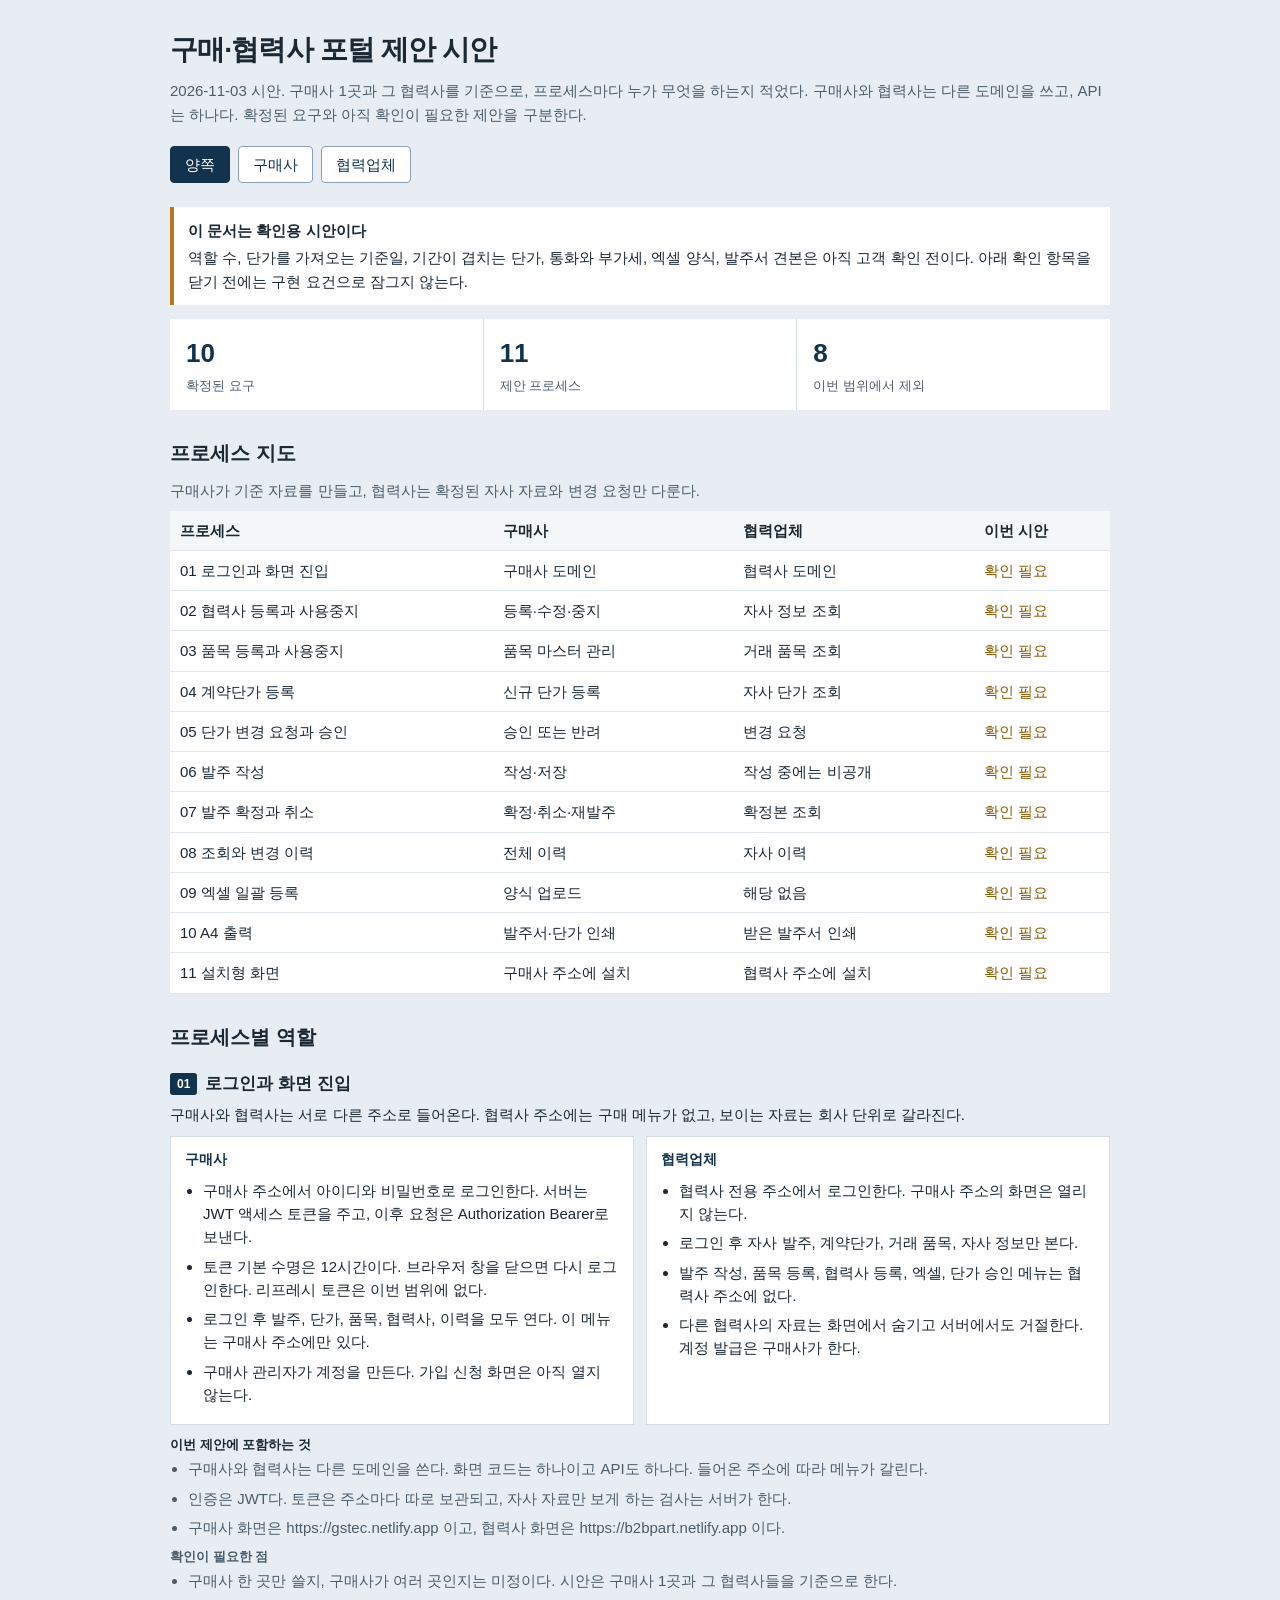
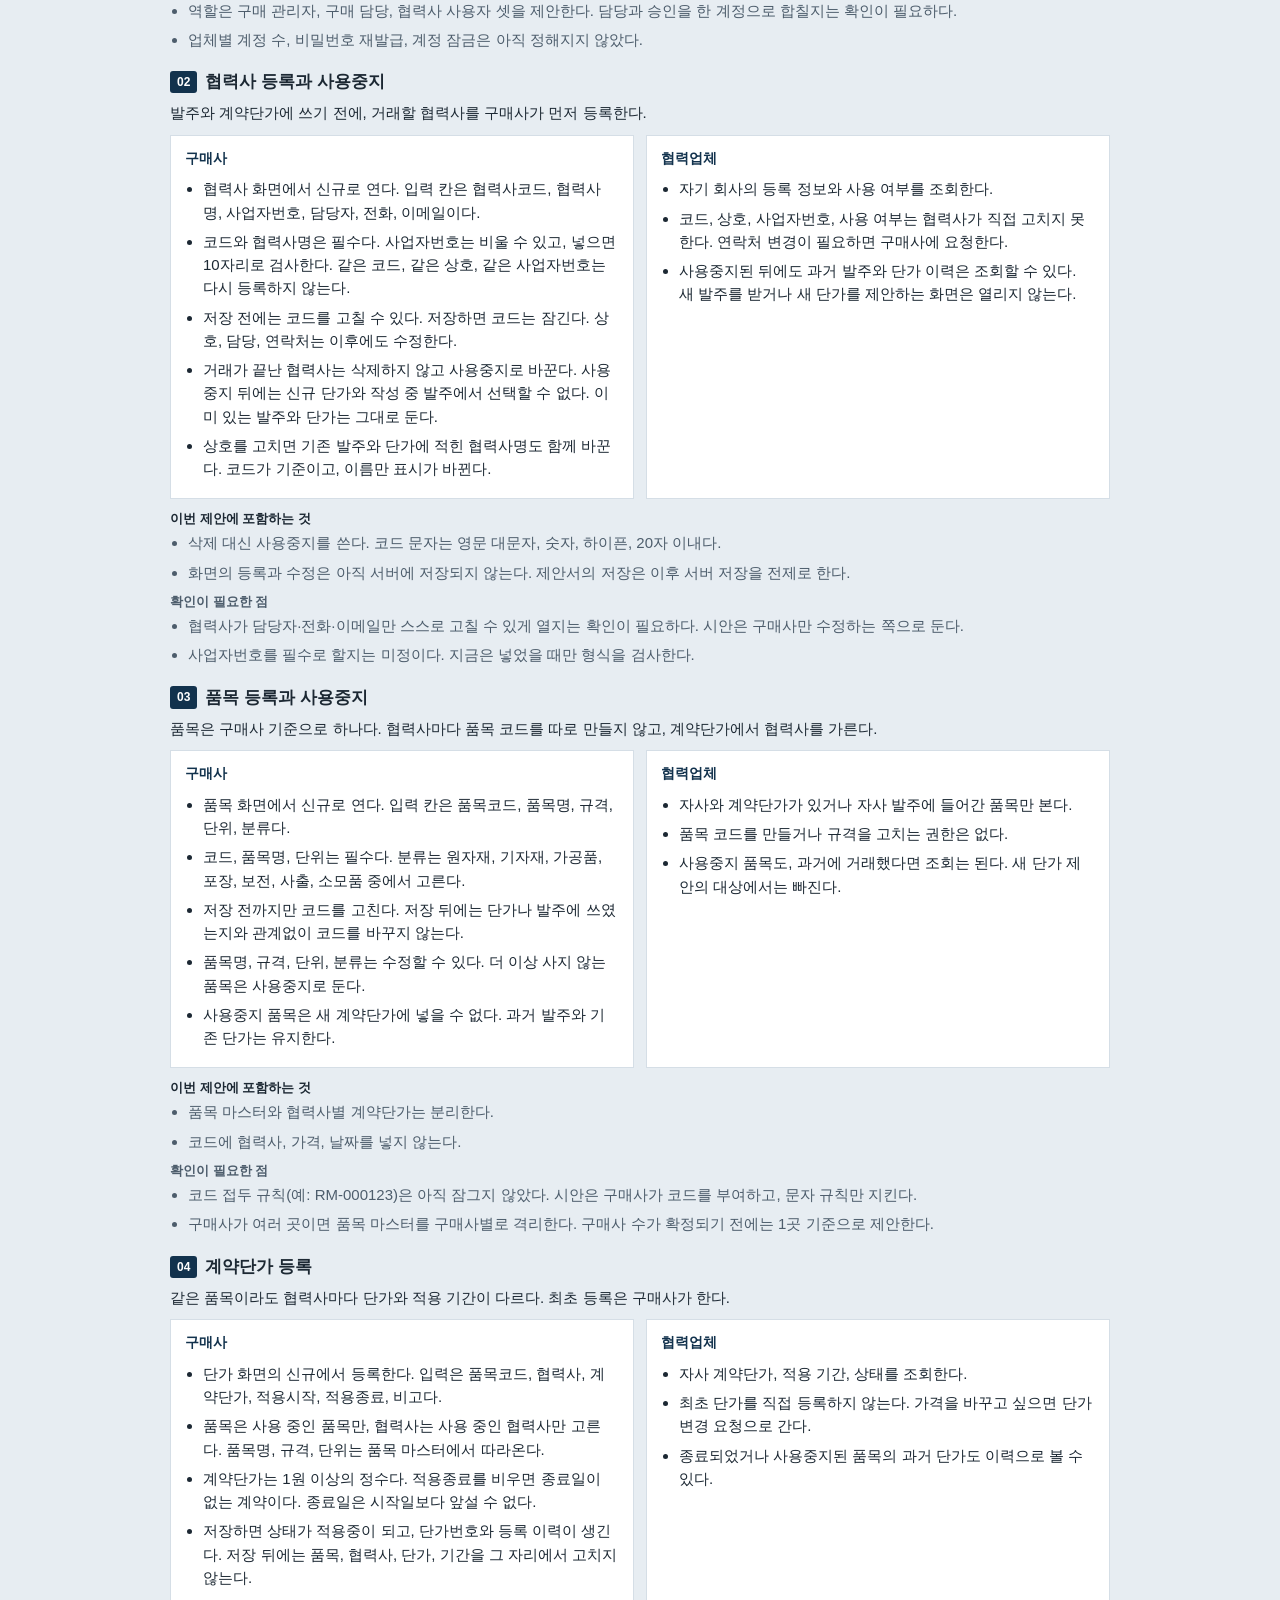
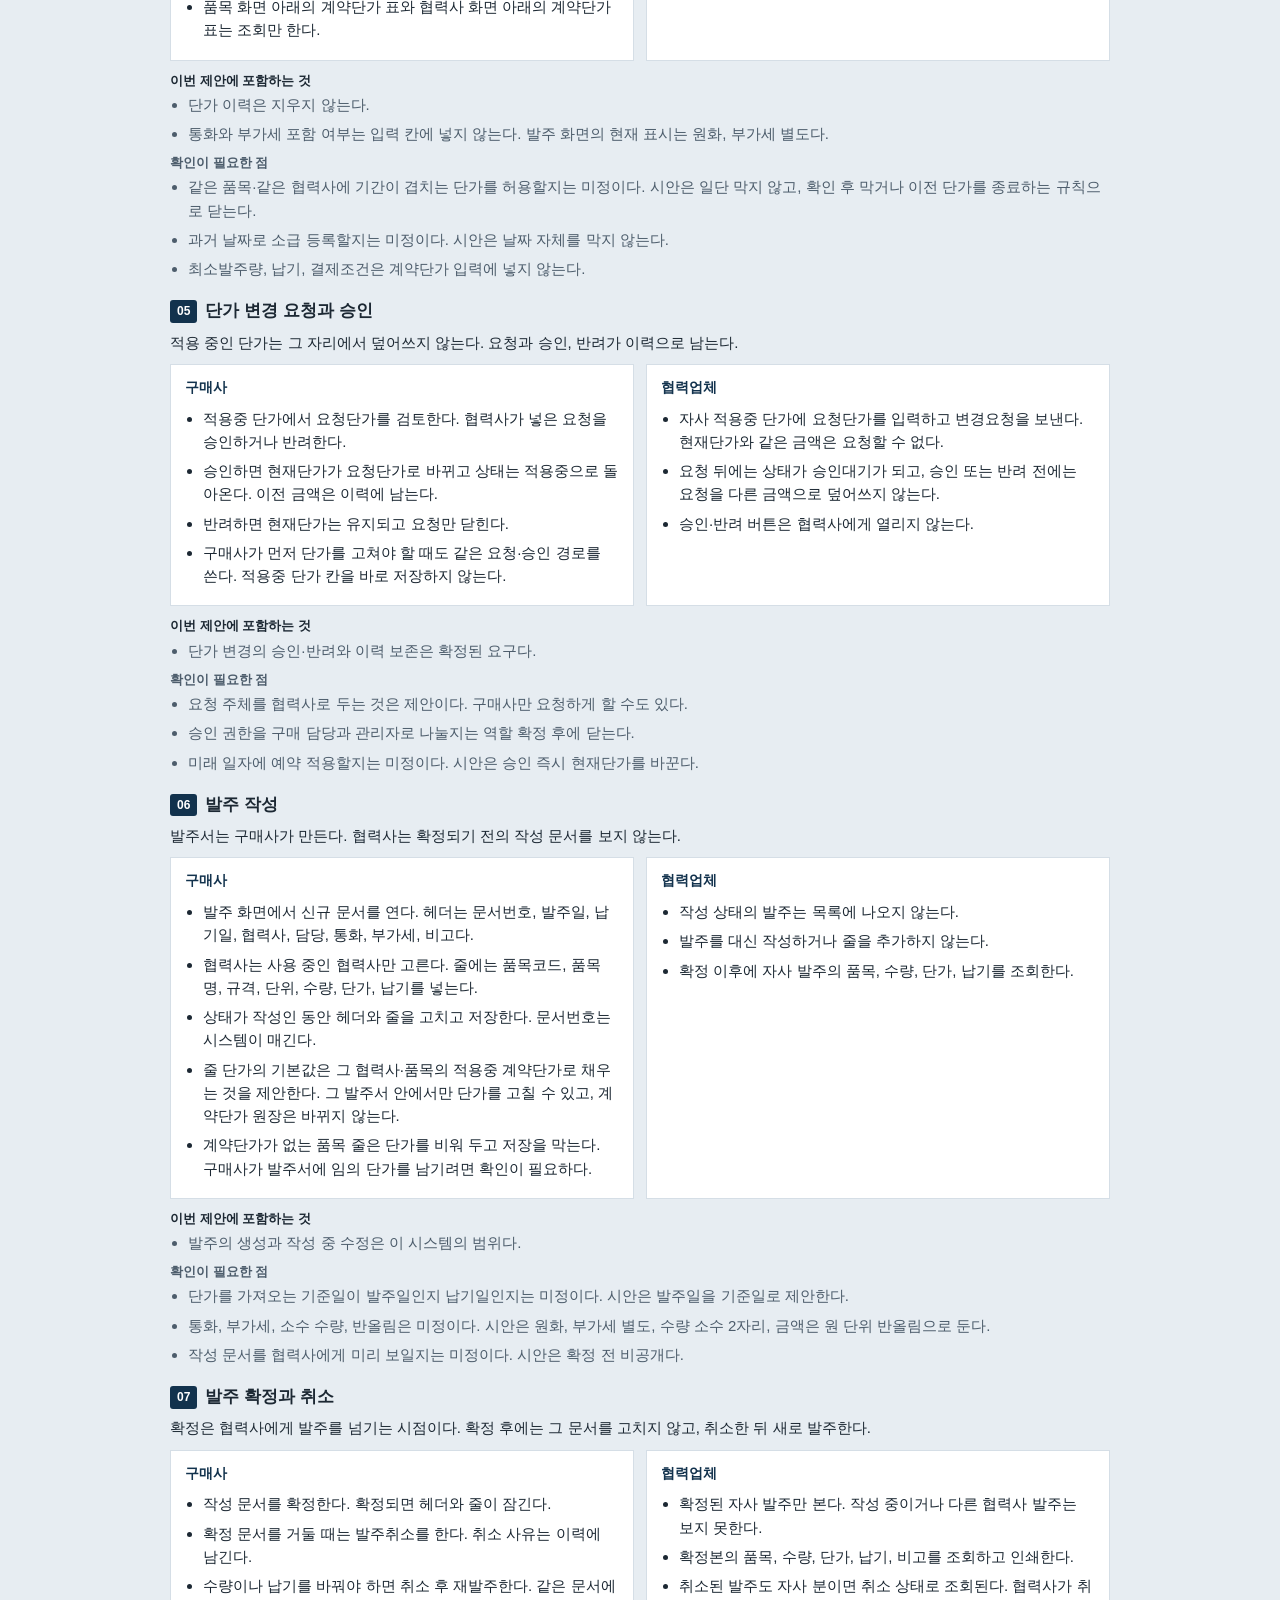
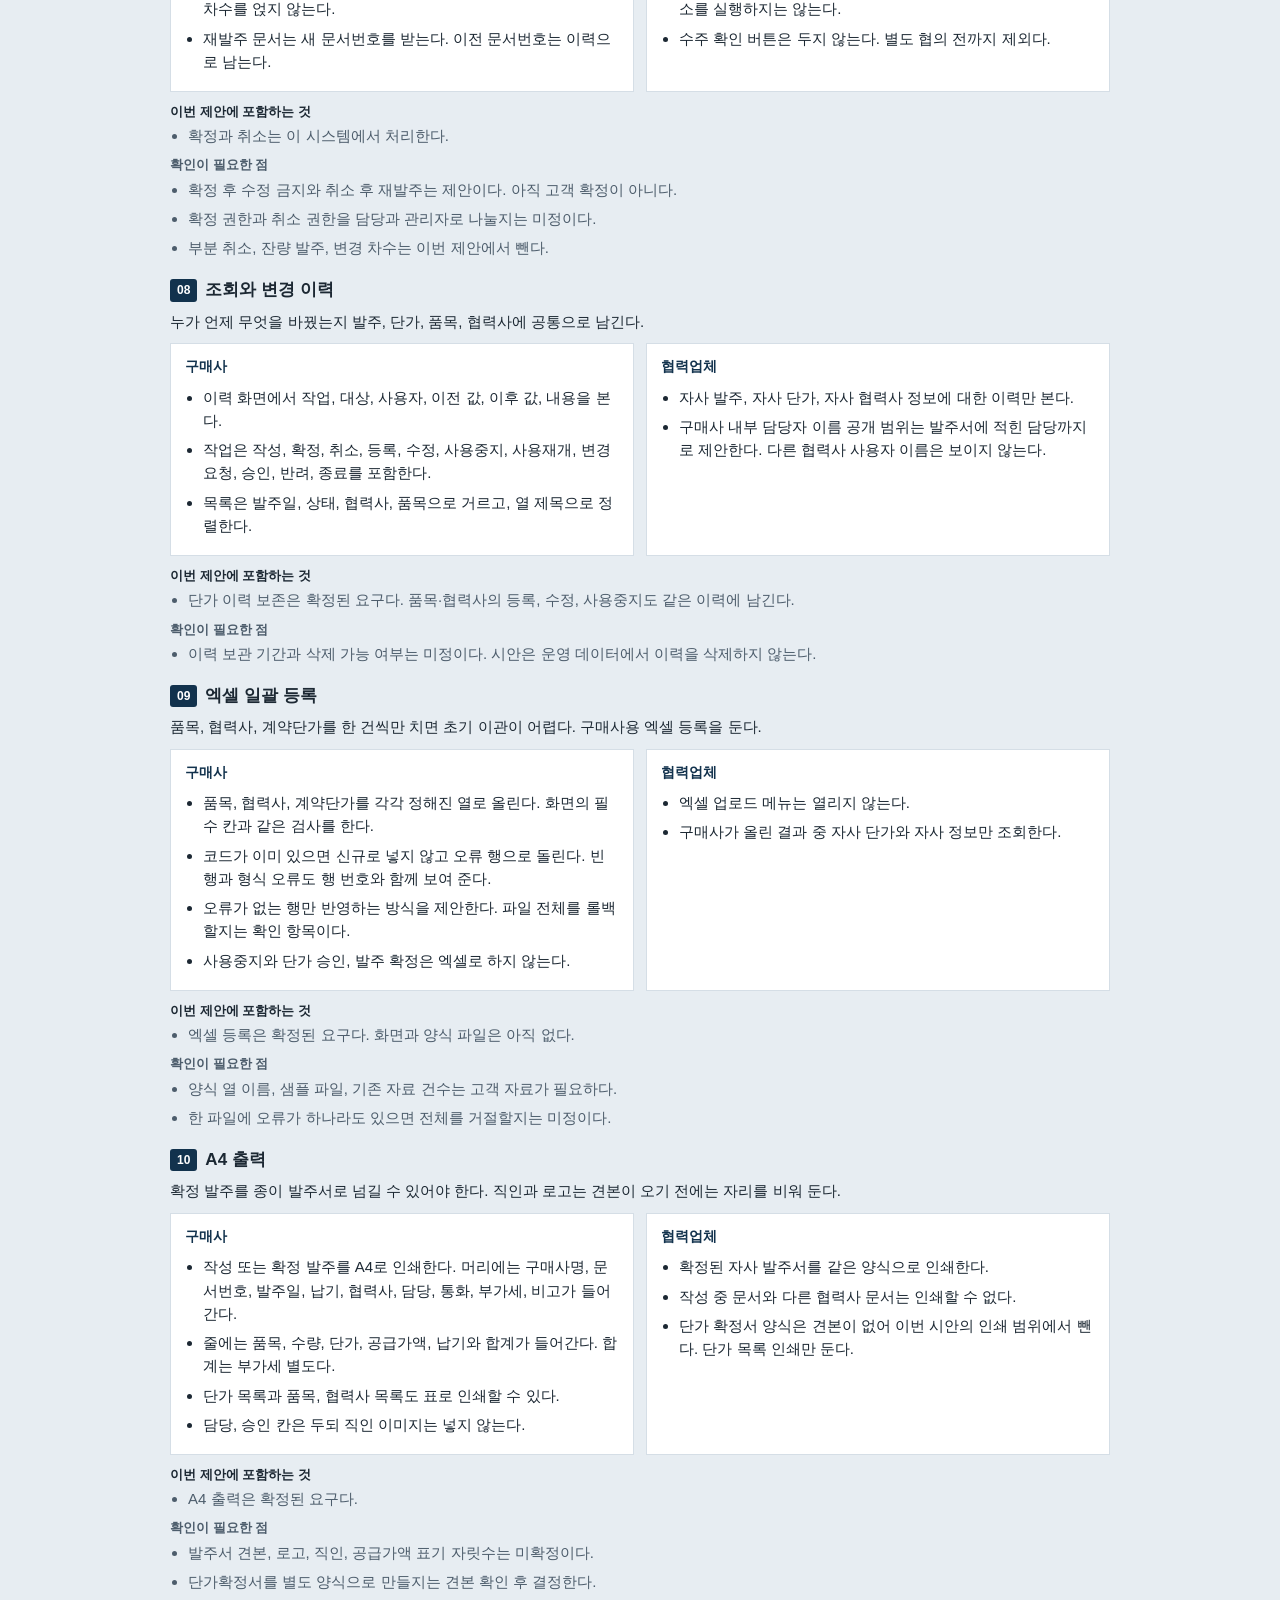
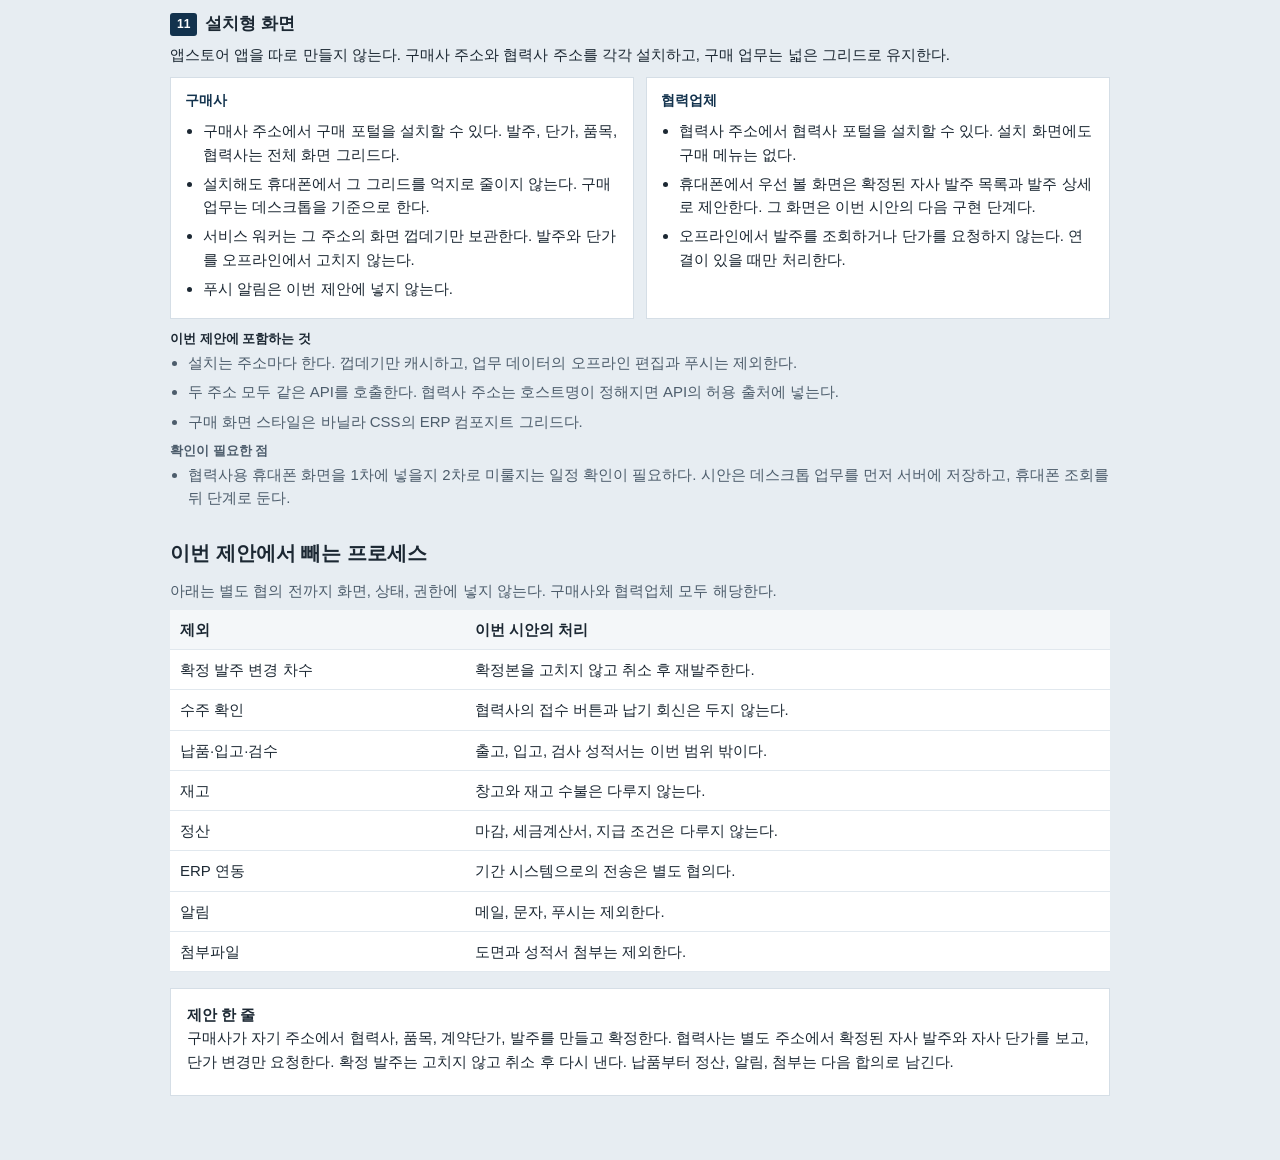
<file: docs/proposal-draft.html>
<!DOCTYPE html>
<html lang="ko">
<head>
<meta charset="utf-8">
<meta name="viewport" content="width=device-width, initial-scale=1">
<title>구매·협력사 포털 제안 시안</title>
<style>
  :root { color-scheme: light; }
  * { box-sizing: border-box; }
  body {
    margin: 0;
    background: #e7edf2;
    color: #1c2833;
    font: 15px/1.55 "Malgun Gothic", "Segoe UI", sans-serif;
  }
  main { max-width: 980px; margin: 0 auto; padding: 28px 20px 64px; }
  h1 { margin: 0 0 8px; font-size: 28px; letter-spacing: -0.03em; }
  h2 { margin: 28px 0 10px; font-size: 20px; }
  h3 { margin: 0; font-size: 17px; }
  p { margin: 0 0 8px; }
  .lead { color: #4d5d6c; }
  .bar {
    position: sticky; top: 0; z-index: 2;
    display: flex; gap: 8px; align-items: center;
    padding: 12px 0; background: #e7edf2;
  }
  button {
    border: 1px solid #8aa0b3; background: #fff; color: #12324d;
    border-radius: 4px; padding: 6px 14px; font: inherit; cursor: pointer;
  }
  button[aria-pressed="true"] { background: #12324d; color: #fff; border-color: #12324d; }
  .note, .stats, .card, table { background: #fff; }
  .note { border-left: 4px solid #b7791f; padding: 12px 14px; margin: 12px 0; }
  .note strong { display: block; margin-bottom: 4px; }
  .stats { display: grid; grid-template-columns: repeat(3, 1fr); gap: 1px; background: #d5dee6; margin: 14px 0; }
  .stats div { background: #fff; padding: 14px 16px; }
  .stats b { display: block; font-size: 26px; color: #12324d; }
  .stats span { color: #4d5d6c; font-size: 13px; }
  table { width: 100%; border-collapse: collapse; }
  th, td { text-align: left; padding: 8px 10px; border-bottom: 1px solid #e1e8ee; vertical-align: top; }
  th { background: #f4f7f9; font-weight: 700; }
  tr.warn td:last-child { color: #8a5a00; }
  .process { margin: 18px 0 8px; }
  .head { display: flex; gap: 8px; align-items: center; margin-bottom: 6px; }
  .no {
    background: #12324d; color: #fff; font-size: 12px; font-weight: 700;
    padding: 2px 7px; border-radius: 3px;
  }
  .cols { display: grid; grid-template-columns: 1fr 1fr; gap: 12px; margin: 10px 0; }
  body[data-party="buyer"] .cols,
  body[data-party="supplier"] .cols { grid-template-columns: 1fr; }
  .card { border: 1px solid #d5dee6; padding: 12px 14px; }
  .card h4 { margin: 0 0 8px; font-size: 14px; color: #12324d; }
  ul { margin: 0; padding-left: 18px; }
  li { margin: 0 0 6px; }
  .label { margin: 8px 0 2px; font-size: 13px; font-weight: 700; }
  .muted { color: #4d5d6c; }
  .close { margin-top: 16px; background: #fff; border: 1px solid #d5dee6; padding: 14px 16px; }
  body[data-party="buyer"] .supplier,
  body[data-party="supplier"] .buyer { display: none; }
  @media (max-width: 720px) {
    .cols, .stats { grid-template-columns: 1fr; }
  }
  @media print {
    .bar { display: none; }
    body { background: #fff; }
    main { max-width: none; }
  }
</style>
</head>
<body data-party="both">
<main>
  <h1>구매·협력사 포털 제안 시안</h1>
  <p class="lead">2026-11-03 시안. 구매사 1곳과 그 협력사를 기준으로, 프로세스마다 누가 무엇을 하는지 적었다. 구매사와 협력사는 다른 도메인을 쓰고, API는 하나다. 확정된 요구와 아직 확인이 필요한 제안을 구분한다.</p>
  <div class="bar">
    <button type="button" data-party="both" aria-pressed="true">양쪽</button>
    <button type="button" data-party="buyer" aria-pressed="false">구매사</button>
    <button type="button" data-party="supplier" aria-pressed="false">협력업체</button>
  </div>
  <div class="note">
    <strong>이 문서는 확인용 시안이다</strong>
    역할 수, 단가를 가져오는 기준일, 기간이 겹치는 단가, 통화와 부가세, 엑셀 양식, 발주서 견본은 아직 고객 확인 전이다. 아래 확인 항목을 닫기 전에는 구현 요건으로 잠그지 않는다.
  </div>
  <div class="stats">
    <div><b>10</b><span>확정된 요구</span></div>
    <div><b>11</b><span>제안 프로세스</span></div>
    <div><b>8</b><span>이번 범위에서 제외</span></div>
  </div>

  <h2>프로세스 지도</h2>
  <p class="muted">구매사가 기준 자료를 만들고, 협력사는 확정된 자사 자료와 변경 요청만 다룬다.</p>
  <table>
    <thead><tr><th>프로세스</th><th>구매사</th><th>협력업체</th><th>이번 시안</th></tr></thead>
    <tbody id="map"></tbody>
  </table>

  <h2>프로세스별 역할</h2>
  <div id="list"></div>

  <h2>이번 제안에서 빼는 프로세스</h2>
  <p class="muted">아래는 별도 협의 전까지 화면, 상태, 권한에 넣지 않는다. 구매사와 협력업체 모두 해당한다.</p>
  <table>
    <thead><tr><th>제외</th><th>이번 시안의 처리</th></tr></thead>
    <tbody>
      <tr><td>확정 발주 변경 차수</td><td>확정본을 고치지 않고 취소 후 재발주한다.</td></tr>
      <tr><td>수주 확인</td><td>협력사의 접수 버튼과 납기 회신은 두지 않는다.</td></tr>
      <tr><td>납품·입고·검수</td><td>출고, 입고, 검사 성적서는 이번 범위 밖이다.</td></tr>
      <tr><td>재고</td><td>창고와 재고 수불은 다루지 않는다.</td></tr>
      <tr><td>정산</td><td>마감, 세금계산서, 지급 조건은 다루지 않는다.</td></tr>
      <tr><td>ERP 연동</td><td>기간 시스템으로의 전송은 별도 협의다.</td></tr>
      <tr><td>알림</td><td>메일, 문자, 푸시는 제외한다.</td></tr>
      <tr><td>첨부파일</td><td>도면과 성적서 첨부는 제외한다.</td></tr>
    </tbody>
  </table>
  <div class="close">
    <strong>제안 한 줄</strong>
    <p>구매사가 자기 주소에서 협력사, 품목, 계약단가, 발주를 만들고 확정한다. 협력사는 별도 주소에서 확정된 자사 발주와 자사 단가를 보고, 단가 변경만 요청한다. 확정 발주는 고치지 않고 취소 후 다시 낸다. 납품부터 정산, 알림, 첨부는 다음 합의로 남긴다.</p>
  </div>
</main>
<script>
const processes = [
  { no:"01", title:"로그인과 화면 진입", buyerLine:"구매사 도메인", supplierLine:"협력사 도메인",
    purpose:"구매사와 협력사는 서로 다른 주소로 들어온다. 협력사 주소에는 구매 메뉴가 없고, 보이는 자료는 회사 단위로 갈라진다.",
    buyer:["구매사 주소에서 아이디와 비밀번호로 로그인한다. 서버는 JWT 액세스 토큰을 주고, 이후 요청은 Authorization Bearer로 보낸다.","토큰 기본 수명은 12시간이다. 브라우저 창을 닫으면 다시 로그인한다. 리프레시 토큰은 이번 범위에 없다.","로그인 후 발주, 단가, 품목, 협력사, 이력을 모두 연다. 이 메뉴는 구매사 주소에만 있다.","구매사 관리자가 계정을 만든다. 가입 신청 화면은 아직 열지 않는다."],
    supplier:["협력사 전용 주소에서 로그인한다. 구매사 주소의 화면은 열리지 않는다.","로그인 후 자사 발주, 계약단가, 거래 품목, 자사 정보만 본다.","발주 작성, 품목 등록, 협력사 등록, 엑셀, 단가 승인 메뉴는 협력사 주소에 없다.","다른 협력사의 자료는 화면에서 숨기고 서버에서도 거절한다. 계정 발급은 구매사가 한다."],
    included:["구매사와 협력사는 다른 도메인을 쓴다. 화면 코드는 하나이고 API도 하나다. 들어온 주소에 따라 메뉴가 갈린다.","인증은 JWT다. 토큰은 주소마다 따로 보관되고, 자사 자료만 보게 하는 검사는 서버가 한다.","구매사 화면은 https://gstec.netlify.app 이고, 협력사 화면은 https://b2bpart.netlify.app 이다."],
    confirm:["구매사 한 곳만 쓸지, 구매사가 여러 곳인지는 미정이다. 시안은 구매사 1곳과 그 협력사들을 기준으로 한다.","역할은 구매 관리자, 구매 담당, 협력사 사용자 셋을 제안한다. 담당과 승인을 한 계정으로 합칠지는 확인이 필요하다.","업체별 계정 수, 비밀번호 재발급, 계정 잠금은 아직 정해지지 않았다."] },
  { no:"02", title:"협력사 등록과 사용중지", buyerLine:"등록·수정·중지", supplierLine:"자사 정보 조회",
    purpose:"발주와 계약단가에 쓰기 전에, 거래할 협력사를 구매사가 먼저 등록한다.",
    buyer:["협력사 화면에서 신규로 연다. 입력 칸은 협력사코드, 협력사명, 사업자번호, 담당자, 전화, 이메일이다.","코드와 협력사명은 필수다. 사업자번호는 비울 수 있고, 넣으면 10자리로 검사한다. 같은 코드, 같은 상호, 같은 사업자번호는 다시 등록하지 않는다.","저장 전에는 코드를 고칠 수 있다. 저장하면 코드는 잠긴다. 상호, 담당, 연락처는 이후에도 수정한다.","거래가 끝난 협력사는 삭제하지 않고 사용중지로 바꾼다. 사용중지 뒤에는 신규 단가와 작성 중 발주에서 선택할 수 없다. 이미 있는 발주와 단가는 그대로 둔다.","상호를 고치면 기존 발주와 단가에 적힌 협력사명도 함께 바꾼다. 코드가 기준이고, 이름만 표시가 바뀐다."],
    supplier:["자기 회사의 등록 정보와 사용 여부를 조회한다.","코드, 상호, 사업자번호, 사용 여부는 협력사가 직접 고치지 못한다. 연락처 변경이 필요하면 구매사에 요청한다.","사용중지된 뒤에도 과거 발주와 단가 이력은 조회할 수 있다. 새 발주를 받거나 새 단가를 제안하는 화면은 열리지 않는다."],
    included:["삭제 대신 사용중지를 쓴다. 코드 문자는 영문 대문자, 숫자, 하이픈, 20자 이내다.","화면의 등록과 수정은 아직 서버에 저장되지 않는다. 제안서의 저장은 이후 서버 저장을 전제로 한다."],
    confirm:["협력사가 담당자·전화·이메일만 스스로 고칠 수 있게 열지는 확인이 필요하다. 시안은 구매사만 수정하는 쪽으로 둔다.","사업자번호를 필수로 할지는 미정이다. 지금은 넣었을 때만 형식을 검사한다."] },
  { no:"03", title:"품목 등록과 사용중지", buyerLine:"품목 마스터 관리", supplierLine:"거래 품목 조회",
    purpose:"품목은 구매사 기준으로 하나다. 협력사마다 품목 코드를 따로 만들지 않고, 계약단가에서 협력사를 가른다.",
    buyer:["품목 화면에서 신규로 연다. 입력 칸은 품목코드, 품목명, 규격, 단위, 분류다.","코드, 품목명, 단위는 필수다. 분류는 원자재, 기자재, 가공품, 포장, 보전, 사출, 소모품 중에서 고른다.","저장 전까지만 코드를 고친다. 저장 뒤에는 단가나 발주에 쓰였는지와 관계없이 코드를 바꾸지 않는다.","품목명, 규격, 단위, 분류는 수정할 수 있다. 더 이상 사지 않는 품목은 사용중지로 둔다.","사용중지 품목은 새 계약단가에 넣을 수 없다. 과거 발주와 기존 단가는 유지한다."],
    supplier:["자사와 계약단가가 있거나 자사 발주에 들어간 품목만 본다.","품목 코드를 만들거나 규격을 고치는 권한은 없다.","사용중지 품목도, 과거에 거래했다면 조회는 된다. 새 단가 제안의 대상에서는 빠진다."],
    included:["품목 마스터와 협력사별 계약단가는 분리한다.","코드에 협력사, 가격, 날짜를 넣지 않는다."],
    confirm:["코드 접두 규칙(예: RM-000123)은 아직 잠그지 않았다. 시안은 구매사가 코드를 부여하고, 문자 규칙만 지킨다.","구매사가 여러 곳이면 품목 마스터를 구매사별로 격리한다. 구매사 수가 확정되기 전에는 1곳 기준으로 제안한다."] },
  { no:"04", title:"계약단가 등록", buyerLine:"신규 단가 등록", supplierLine:"자사 단가 조회",
    purpose:"같은 품목이라도 협력사마다 단가와 적용 기간이 다르다. 최초 등록은 구매사가 한다.",
    buyer:["단가 화면의 신규에서 등록한다. 입력은 품목코드, 협력사, 계약단가, 적용시작, 적용종료, 비고다.","품목은 사용 중인 품목만, 협력사는 사용 중인 협력사만 고른다. 품목명, 규격, 단위는 품목 마스터에서 따라온다.","계약단가는 1원 이상의 정수다. 적용종료를 비우면 종료일이 없는 계약이다. 종료일은 시작일보다 앞설 수 없다.","저장하면 상태가 적용중이 되고, 단가번호와 등록 이력이 생긴다. 저장 뒤에는 품목, 협력사, 단가, 기간을 그 자리에서 고치지 않는다.","품목 화면 아래의 계약단가 표와 협력사 화면 아래의 계약단가 표는 조회만 한다."],
    supplier:["자사 계약단가, 적용 기간, 상태를 조회한다.","최초 단가를 직접 등록하지 않는다. 가격을 바꾸고 싶으면 단가 변경 요청으로 간다.","종료되었거나 사용중지된 품목의 과거 단가도 이력으로 볼 수 있다."],
    included:["단가 이력은 지우지 않는다.","통화와 부가세 포함 여부는 입력 칸에 넣지 않는다. 발주 화면의 현재 표시는 원화, 부가세 별도다."],
    confirm:["같은 품목·같은 협력사에 기간이 겹치는 단가를 허용할지는 미정이다. 시안은 일단 막지 않고, 확인 후 막거나 이전 단가를 종료하는 규칙으로 닫는다.","과거 날짜로 소급 등록할지는 미정이다. 시안은 날짜 자체를 막지 않는다.","최소발주량, 납기, 결제조건은 계약단가 입력에 넣지 않는다."] },
  { no:"05", title:"단가 변경 요청과 승인", buyerLine:"승인 또는 반려", supplierLine:"변경 요청",
    purpose:"적용 중인 단가는 그 자리에서 덮어쓰지 않는다. 요청과 승인, 반려가 이력으로 남는다.",
    buyer:["적용중 단가에서 요청단가를 검토한다. 협력사가 넣은 요청을 승인하거나 반려한다.","승인하면 현재단가가 요청단가로 바뀌고 상태는 적용중으로 돌아온다. 이전 금액은 이력에 남는다.","반려하면 현재단가는 유지되고 요청만 닫힌다.","구매사가 먼저 단가를 고쳐야 할 때도 같은 요청·승인 경로를 쓴다. 적용중 단가 칸을 바로 저장하지 않는다."],
    supplier:["자사 적용중 단가에 요청단가를 입력하고 변경요청을 보낸다. 현재단가와 같은 금액은 요청할 수 없다.","요청 뒤에는 상태가 승인대기가 되고, 승인 또는 반려 전에는 요청을 다른 금액으로 덮어쓰지 않는다.","승인·반려 버튼은 협력사에게 열리지 않는다."],
    included:["단가 변경의 승인·반려와 이력 보존은 확정된 요구다."],
    confirm:["요청 주체를 협력사로 두는 것은 제안이다. 구매사만 요청하게 할 수도 있다.","승인 권한을 구매 담당과 관리자로 나눌지는 역할 확정 후에 닫는다.","미래 일자에 예약 적용할지는 미정이다. 시안은 승인 즉시 현재단가를 바꾼다."] },
  { no:"06", title:"발주 작성", buyerLine:"작성·저장", supplierLine:"작성 중에는 비공개",
    purpose:"발주서는 구매사가 만든다. 협력사는 확정되기 전의 작성 문서를 보지 않는다.",
    buyer:["발주 화면에서 신규 문서를 연다. 헤더는 문서번호, 발주일, 납기일, 협력사, 담당, 통화, 부가세, 비고다.","협력사는 사용 중인 협력사만 고른다. 줄에는 품목코드, 품목명, 규격, 단위, 수량, 단가, 납기를 넣는다.","상태가 작성인 동안 헤더와 줄을 고치고 저장한다. 문서번호는 시스템이 매긴다.","줄 단가의 기본값은 그 협력사·품목의 적용중 계약단가로 채우는 것을 제안한다. 그 발주서 안에서만 단가를 고칠 수 있고, 계약단가 원장은 바뀌지 않는다.","계약단가가 없는 품목 줄은 단가를 비워 두고 저장을 막는다. 구매사가 발주서에 임의 단가를 남기려면 확인이 필요하다."],
    supplier:["작성 상태의 발주는 목록에 나오지 않는다.","발주를 대신 작성하거나 줄을 추가하지 않는다.","확정 이후에 자사 발주의 품목, 수량, 단가, 납기를 조회한다."],
    included:["발주의 생성과 작성 중 수정은 이 시스템의 범위다."],
    confirm:["단가를 가져오는 기준일이 발주일인지 납기일인지는 미정이다. 시안은 발주일을 기준일로 제안한다.","통화, 부가세, 소수 수량, 반올림은 미정이다. 시안은 원화, 부가세 별도, 수량 소수 2자리, 금액은 원 단위 반올림으로 둔다.","작성 문서를 협력사에게 미리 보일지는 미정이다. 시안은 확정 전 비공개다."] },
  { no:"07", title:"발주 확정과 취소", buyerLine:"확정·취소·재발주", supplierLine:"확정본 조회",
    purpose:"확정은 협력사에게 발주를 넘기는 시점이다. 확정 후에는 그 문서를 고치지 않고, 취소한 뒤 새로 발주한다.",
    buyer:["작성 문서를 확정한다. 확정되면 헤더와 줄이 잠긴다.","확정 문서를 거둘 때는 발주취소를 한다. 취소 사유는 이력에 남긴다.","수량이나 납기를 바꿔야 하면 취소 후 재발주한다. 같은 문서에 차수를 얹지 않는다.","재발주 문서는 새 문서번호를 받는다. 이전 문서번호는 이력으로 남는다."],
    supplier:["확정된 자사 발주만 본다. 작성 중이거나 다른 협력사 발주는 보지 못한다.","확정본의 품목, 수량, 단가, 납기, 비고를 조회하고 인쇄한다.","취소된 발주도 자사 분이면 취소 상태로 조회된다. 협력사가 취소를 실행하지는 않는다.","수주 확인 버튼은 두지 않는다. 별도 협의 전까지 제외다."],
    included:["확정과 취소는 이 시스템에서 처리한다."],
    confirm:["확정 후 수정 금지와 취소 후 재발주는 제안이다. 아직 고객 확정이 아니다.","확정 권한과 취소 권한을 담당과 관리자로 나눌지는 미정이다.","부분 취소, 잔량 발주, 변경 차수는 이번 제안에서 뺀다."] },
  { no:"08", title:"조회와 변경 이력", buyerLine:"전체 이력", supplierLine:"자사 이력",
    purpose:"누가 언제 무엇을 바꿨는지 발주, 단가, 품목, 협력사에 공통으로 남긴다.",
    buyer:["이력 화면에서 작업, 대상, 사용자, 이전 값, 이후 값, 내용을 본다.","작업은 작성, 확정, 취소, 등록, 수정, 사용중지, 사용재개, 변경요청, 승인, 반려, 종료를 포함한다.","목록은 발주일, 상태, 협력사, 품목으로 거르고, 열 제목으로 정렬한다."],
    supplier:["자사 발주, 자사 단가, 자사 협력사 정보에 대한 이력만 본다.","구매사 내부 담당자 이름 공개 범위는 발주서에 적힌 담당까지로 제안한다. 다른 협력사 사용자 이름은 보이지 않는다."],
    included:["단가 이력 보존은 확정된 요구다. 품목·협력사의 등록, 수정, 사용중지도 같은 이력에 남긴다."],
    confirm:["이력 보관 기간과 삭제 가능 여부는 미정이다. 시안은 운영 데이터에서 이력을 삭제하지 않는다."] },
  { no:"09", title:"엑셀 일괄 등록", buyerLine:"양식 업로드", supplierLine:"해당 없음",
    purpose:"품목, 협력사, 계약단가를 한 건씩만 치면 초기 이관이 어렵다. 구매사용 엑셀 등록을 둔다.",
    buyer:["품목, 협력사, 계약단가를 각각 정해진 열로 올린다. 화면의 필수 칸과 같은 검사를 한다.","코드가 이미 있으면 신규로 넣지 않고 오류 행으로 돌린다. 빈 행과 형식 오류도 행 번호와 함께 보여 준다.","오류가 없는 행만 반영하는 방식을 제안한다. 파일 전체를 롤백할지는 확인 항목이다.","사용중지와 단가 승인, 발주 확정은 엑셀로 하지 않는다."],
    supplier:["엑셀 업로드 메뉴는 열리지 않는다.","구매사가 올린 결과 중 자사 단가와 자사 정보만 조회한다."],
    included:["엑셀 등록은 확정된 요구다. 화면과 양식 파일은 아직 없다."],
    confirm:["양식 열 이름, 샘플 파일, 기존 자료 건수는 고객 자료가 필요하다.","한 파일에 오류가 하나라도 있으면 전체를 거절할지는 미정이다."] },
  { no:"10", title:"A4 출력", buyerLine:"발주서·단가 인쇄", supplierLine:"받은 발주서 인쇄",
    purpose:"확정 발주를 종이 발주서로 넘길 수 있어야 한다. 직인과 로고는 견본이 오기 전에는 자리를 비워 둔다.",
    buyer:["작성 또는 확정 발주를 A4로 인쇄한다. 머리에는 구매사명, 문서번호, 발주일, 납기, 협력사, 담당, 통화, 부가세, 비고가 들어간다.","줄에는 품목, 수량, 단가, 공급가액, 납기와 합계가 들어간다. 합계는 부가세 별도다.","단가 목록과 품목, 협력사 목록도 표로 인쇄할 수 있다.","담당, 승인 칸은 두되 직인 이미지는 넣지 않는다."],
    supplier:["확정된 자사 발주서를 같은 양식으로 인쇄한다.","작성 중 문서와 다른 협력사 문서는 인쇄할 수 없다.","단가 확정서 양식은 견본이 없어 이번 시안의 인쇄 범위에서 뺀다. 단가 목록 인쇄만 둔다."],
    included:["A4 출력은 확정된 요구다."],
    confirm:["발주서 견본, 로고, 직인, 공급가액 표기 자릿수는 미확정이다.","단가확정서를 별도 양식으로 만들지는 견본 확인 후 결정한다."] },
  { no:"11", title:"설치형 화면", buyerLine:"구매사 주소에 설치", supplierLine:"협력사 주소에 설치",
    purpose:"앱스토어 앱을 따로 만들지 않는다. 구매사 주소와 협력사 주소를 각각 설치하고, 구매 업무는 넓은 그리드로 유지한다.",
    buyer:["구매사 주소에서 구매 포털을 설치할 수 있다. 발주, 단가, 품목, 협력사는 전체 화면 그리드다.","설치해도 휴대폰에서 그 그리드를 억지로 줄이지 않는다. 구매 업무는 데스크톱을 기준으로 한다.","서비스 워커는 그 주소의 화면 껍데기만 보관한다. 발주와 단가를 오프라인에서 고치지 않는다.","푸시 알림은 이번 제안에 넣지 않는다."],
    supplier:["협력사 주소에서 협력사 포털을 설치할 수 있다. 설치 화면에도 구매 메뉴는 없다.","휴대폰에서 우선 볼 화면은 확정된 자사 발주 목록과 발주 상세로 제안한다. 그 화면은 이번 시안의 다음 구현 단계다.","오프라인에서 발주를 조회하거나 단가를 요청하지 않는다. 연결이 있을 때만 처리한다."],
    included:["설치는 주소마다 한다. 껍데기만 캐시하고, 업무 데이터의 오프라인 편집과 푸시는 제외한다.","두 주소 모두 같은 API를 호출한다. 협력사 주소는 호스트명이 정해지면 API의 허용 출처에 넣는다.","구매 화면 스타일은 바닐라 CSS의 ERP 컴포지트 그리드다."],
    confirm:["협력사용 휴대폰 화면을 1차에 넣을지 2차로 미룰지는 일정 확인이 필요하다. 시안은 데스크톱 업무를 먼저 서버에 저장하고, 휴대폰 조회를 뒤 단계로 둔다."] }
];

function items(lines) {
  return "<ul>" + lines.map((line) => "<li>" + line + "</li>").join("") + "</ul>";
}

document.getElementById("map").innerHTML = processes.map((item) => {
  const state = item.confirm.length ? "확인 필요" : "확정 범위";
  const klass = item.confirm.length ? "warn" : "";
  return "<tr class=\"" + klass + "\"><td>" + item.no + " " + item.title + "</td><td>" + item.buyerLine + "</td><td>" + item.supplierLine + "</td><td>" + state + "</td></tr>";
}).join("");

document.getElementById("list").innerHTML = processes.map((item) => {
  const confirm = item.confirm.length
    ? "<p class=\"label\">확인이 필요한 점</p>" + items(item.confirm)
    : "";
  return "<section class=\"process\">" +
    "<div class=\"head\"><span class=\"no\">" + item.no + "</span><h3>" + item.title + "</h3></div>" +
    "<p>" + item.purpose + "</p>" +
    "<div class=\"cols\">" +
      "<article class=\"card buyer\"><h4>구매사</h4>" + items(item.buyer) + "</article>" +
      "<article class=\"card supplier\"><h4>협력업체</h4>" + items(item.supplier) + "</article>" +
    "</div>" +
    "<p class=\"label\">이번 제안에 포함하는 것</p><div class=\"muted\">" + items(item.included) + "</div>" +
    "<div class=\"muted\">" + confirm + "</div>" +
  "</section>";
}).join("");

document.querySelectorAll(".bar button").forEach((button) => {
  button.addEventListener("click", () => {
    document.body.dataset.party = button.dataset.party;
    document.querySelectorAll(".bar button").forEach((other) => {
      other.setAttribute("aria-pressed", other === button ? "true" : "false");
    });
  });
});
</script>
</body>
</html>
</file>
